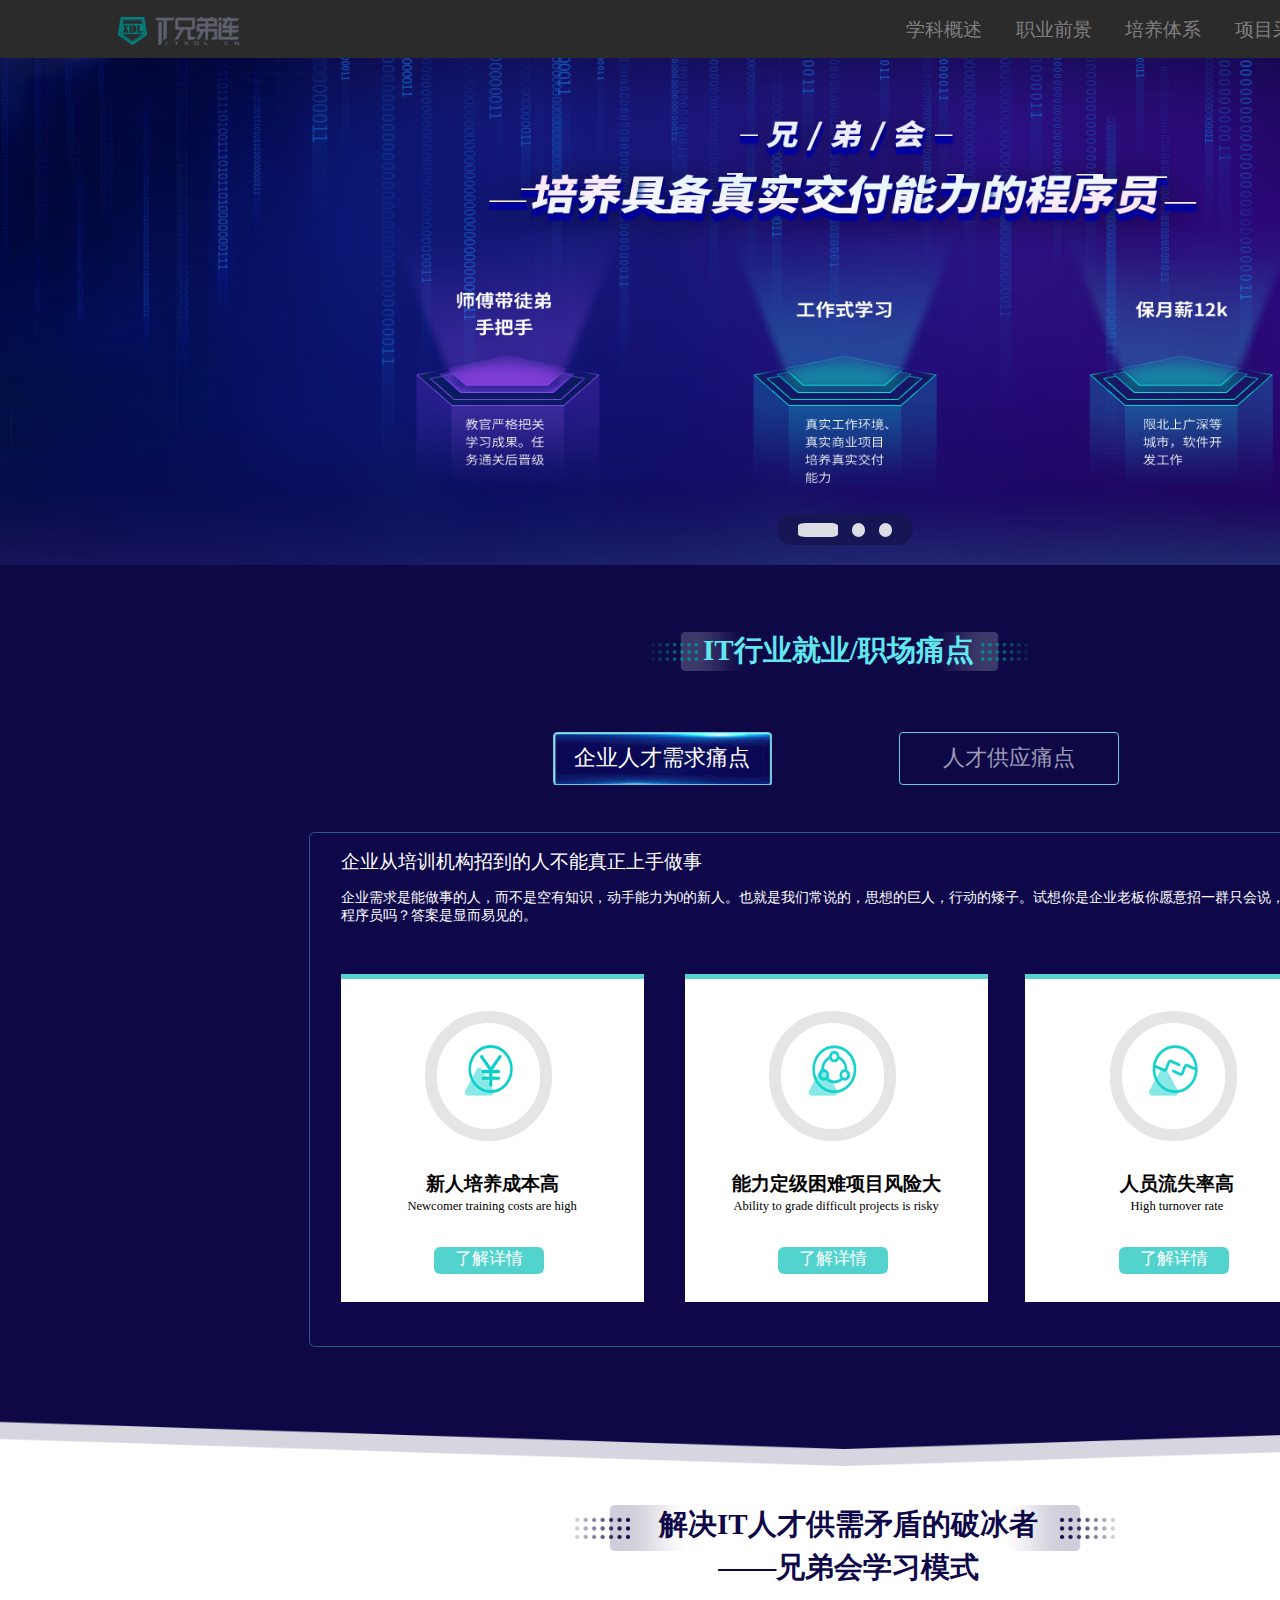
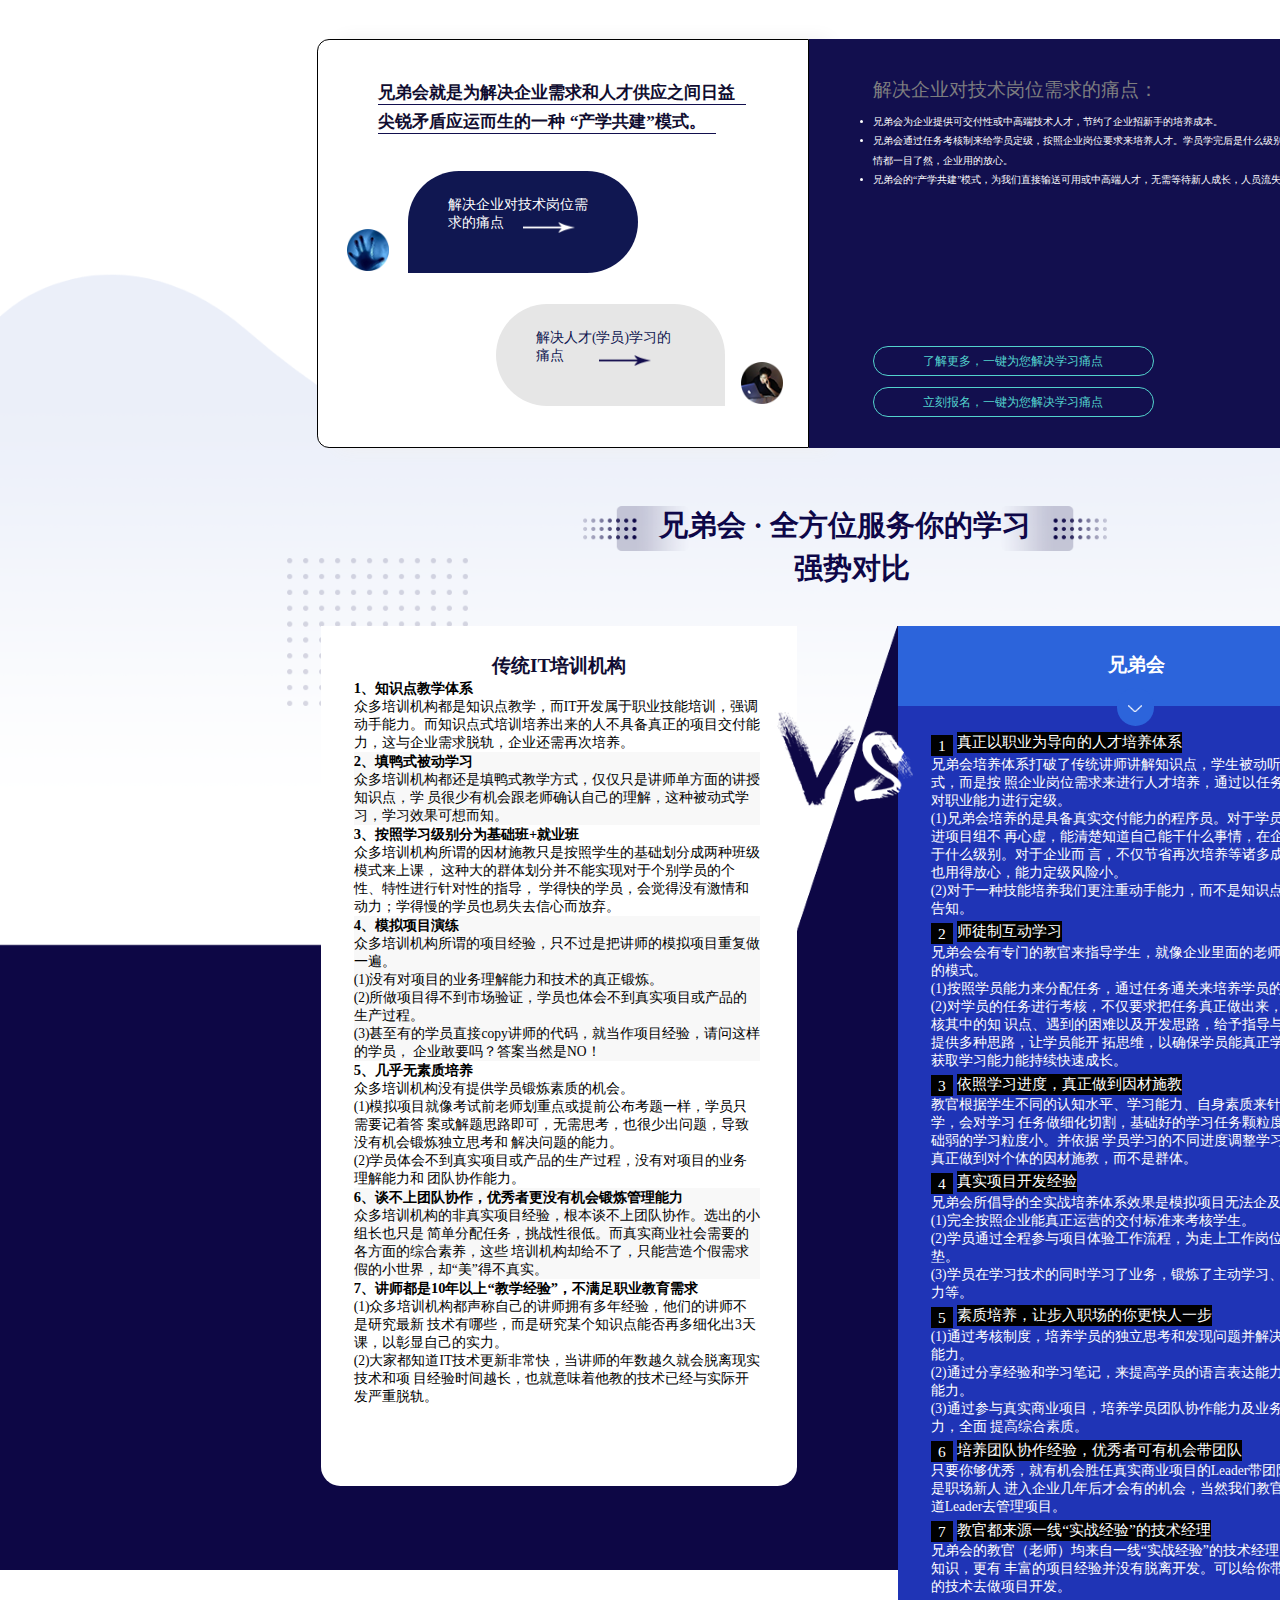
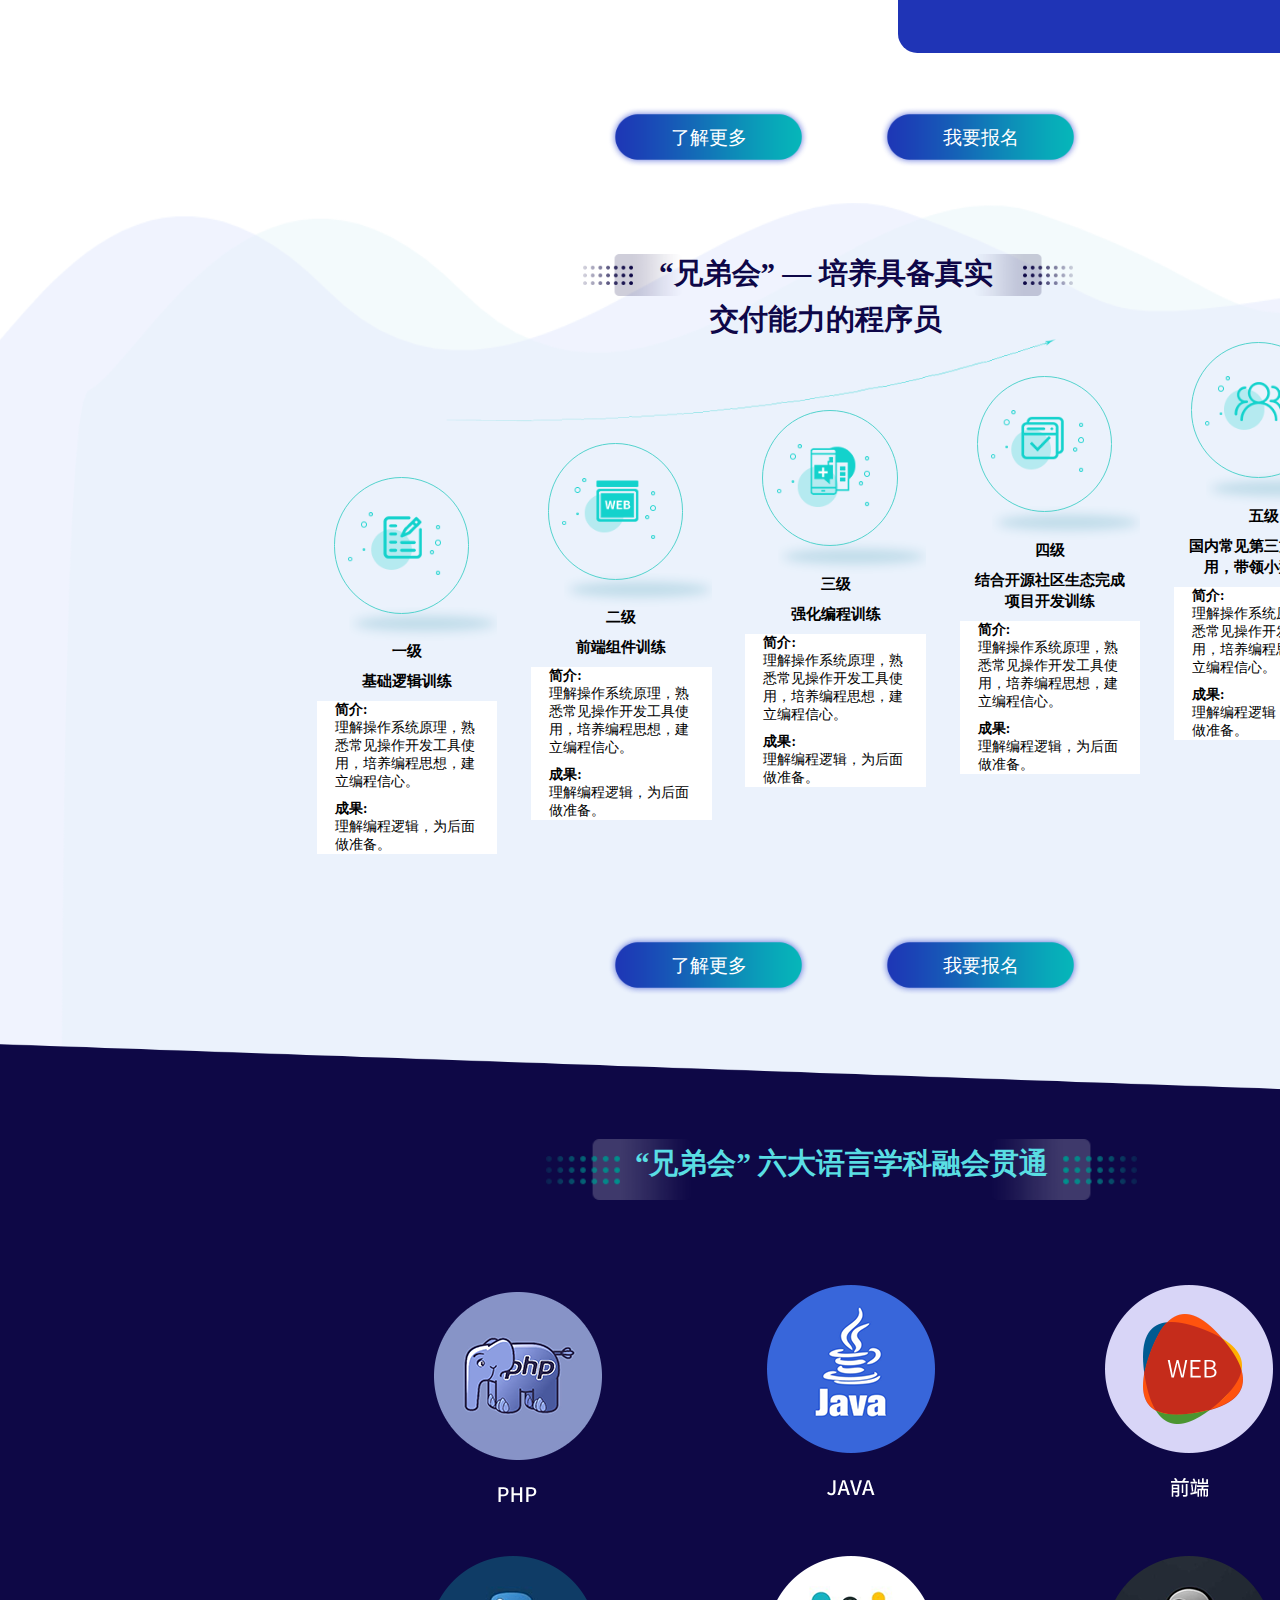
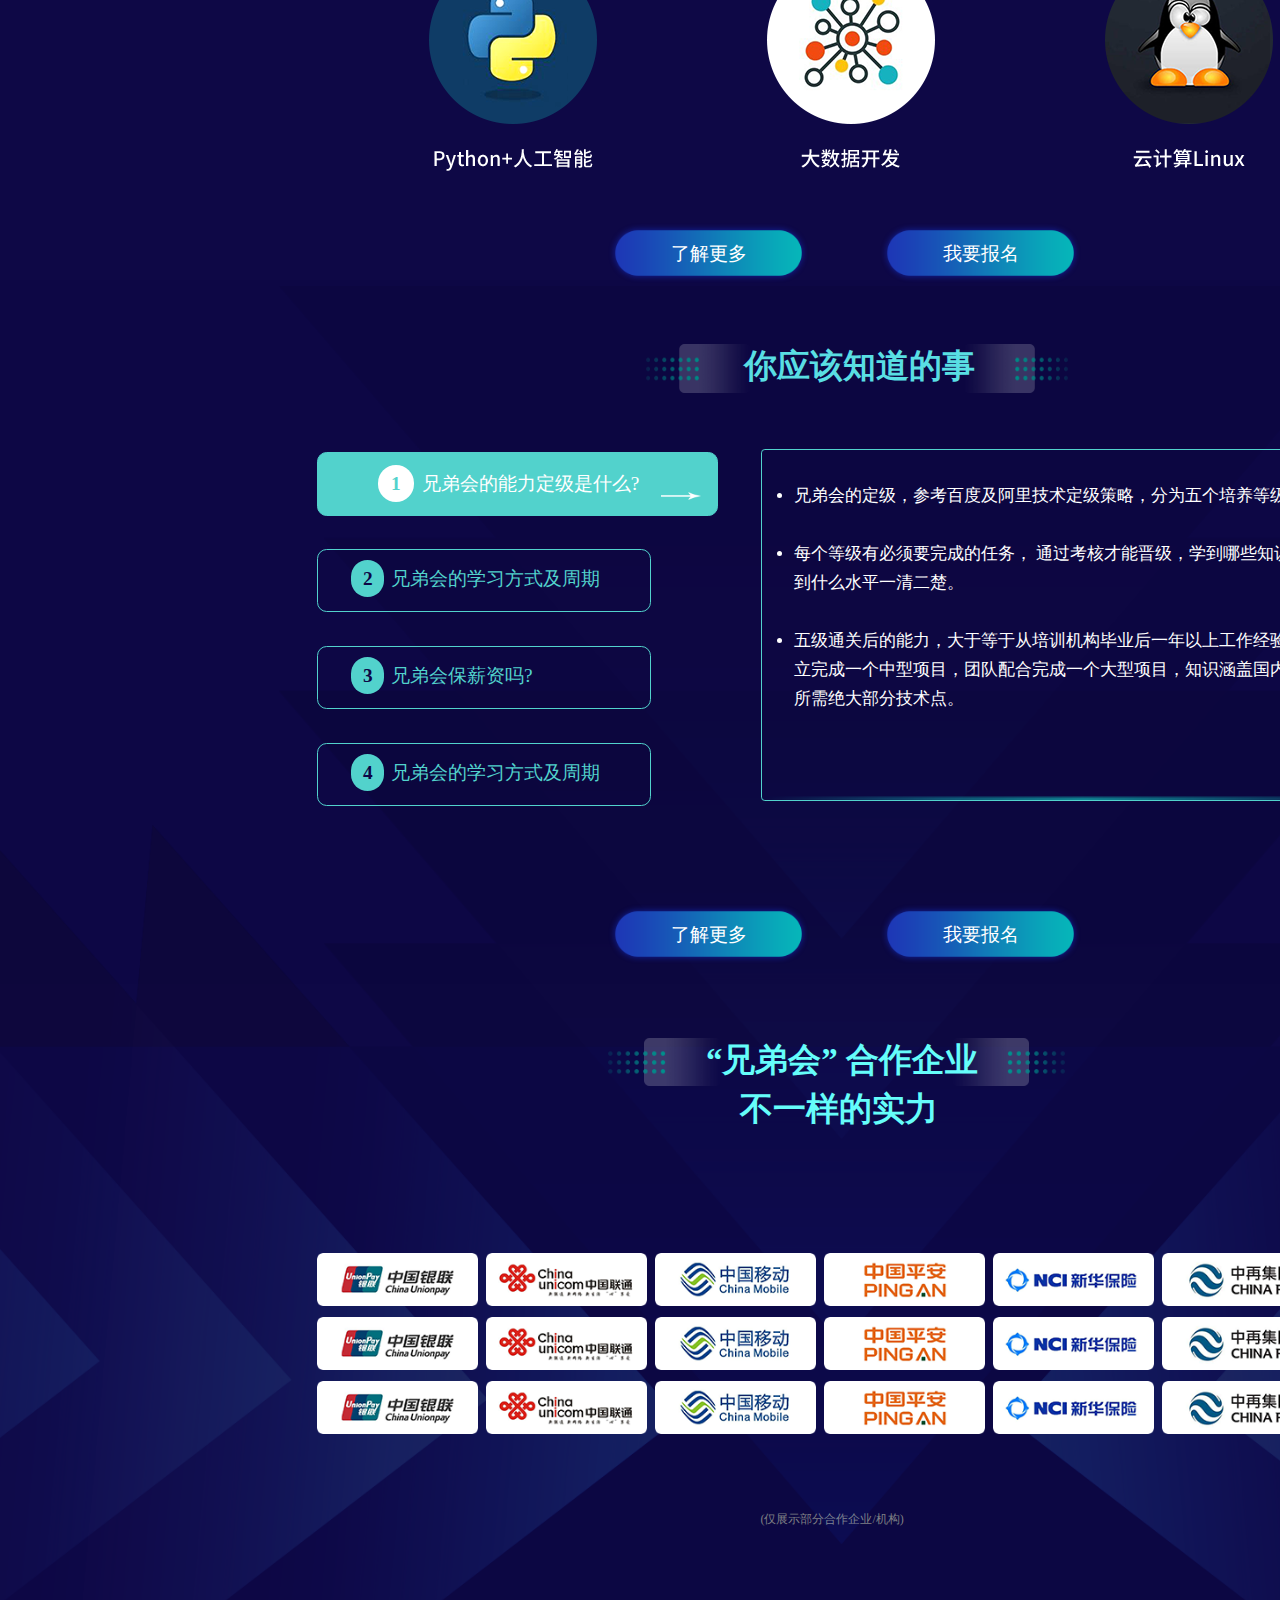
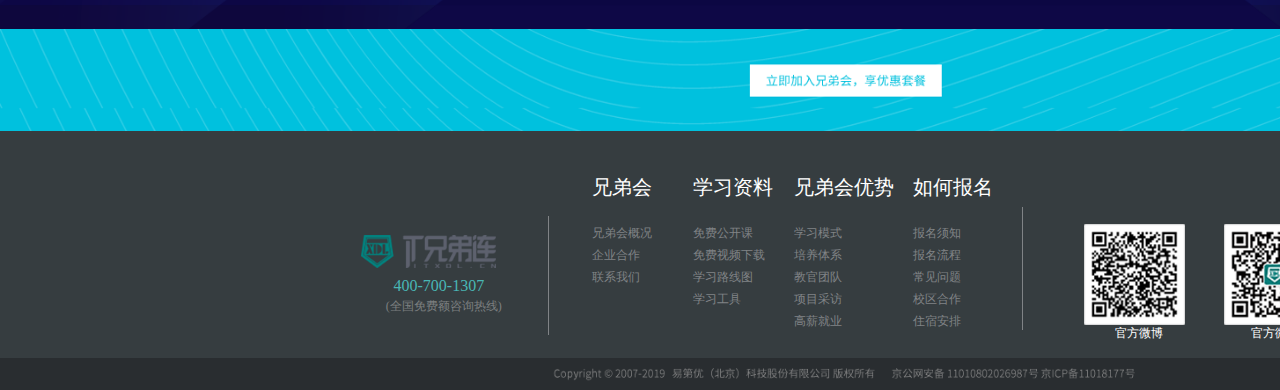
<file: index.html>
<!DOCTYPE html>
<html lang="zh">
    <meta charset="UTF-8">
    <meta name="viewport" content="width=device-width, initial-scale=1.0">
    <script src="./js/index.js"></script>
    <link rel="stylesheet" type="text/css" href="./css/index.css">
    <title>IT兄弟会</title>
</head>
<body>
<div id="canner">
        <img id="logopicture" src="./img/Currency/logo.png">
        <div id="chose">
            <span><a href="">学科概述</a></span>
            <span><a href="">职业前景</a></span>
            <span><a href="">培养体系</a></span>
            <span><a href="">项目采访</a></span>
            <span><a href="">免费资源获取</a></span>
            <span><a id='last' href="">在线咨询</a></span>
        </div>
</div>
<div id ="banner_div">
    <div class="bannerdiv" id="bdiv0" ></div>
    <div class="bannerdiv" id="bdiv1" ></div>
    <div class="bannerdiv" id="bdiv2" ></div>
    <img class="banner" id="banner1" src="./img/Banner/22.png">
    <img class="banner" id="banner2" src="./img/Banner/21.png">
    <img class="banner" id="banner3" src="./img/Banner/23.png">
    <div id="point">
        <div class="p0" id="active"></div>
        <div class="p1"></div>
        <div class="p2"></div>
        <div class="p3"></div>
    </div>
</div>
<div class = 'main'>
    <img id="background1" src="./img/background1.png">
    <img id="background2" src="./img/background2.png">
    <img id="tp0" src="./img/Currency/标题背景-绿色.png">
    <span id="pain_span" >IT行业就业/职场痛点</span>
    <div class="pp1" id="d_active"><div class="biankuang" id="pp11"></div>企业人才需求痛点</div>
    <div class="pp2"><div class="biankuang" id="pp12"></div>人才供应痛点</div>
    <div class="kuang">
        <p>企业从培训机构招到的人不能真正上手做事</p>
        <span>企业需求是能做事的人，而不是空有知识，动手能力为0的新人。也就是我们常说的，思想的巨人，行动的矮子。试想你是企业老板你愿意招一群只会说，不会做的程序员吗？答案是显而易见的。</span>
        <div class="pain_div" id="costs" style="border-top: 0.31rem solid RGB(83, 211, 205)">
            <p class="backtittle" id="backtittle0" style="display: none">新人培养成本高</p>
            <p class="backenglish" id="backenglish0" style="display: none">Newcomer training costs are high</p>
            <p class="backgang" id="backgang0" style="display: none"></p>
            <p class="backcontent" id="backcontent0" style="display: none">在IT行业，招一个刚从众多培训机构刚出来的新人，
                纯招聘开销是xxx。另外不能做事的新人进入企业
                后需要培训3个月，一个月培训费用是多少，总培
                训费用共多少，额外加上新人的这段时间的工资照
                发费用大概多少，这都是最直接最明显的成本。还
                有的培养不出来还得放弃，淘汰出局造成的浪费，
                抑或是为了冗余多招几个进来培养，可见招新人的
                公司的成本真的是高得离谱。
                </p>
            <div class="kuang_img" id="img0"><img src="./img/新人培养成本高.jpg"></div>
            <div class="pain_div_title" id="tittle0">新人培养成本高</div>
            <div class="pain_div_english" id="english0">Newcomer training costs are high</div>
            <div class="pain_div_buttom" id="buttom0">了解详情</div>
        </div>
        <div class="pain_div" id="risky" style="border-top: 0.31rem solid RGB(83, 211, 205)">
            <p class="backtittle" id="backtittle1"style="display: none">能力定级困难项目风险大</p>
            <p class="backenglish" id="backenglish1" style="display: none">Ability to grade difficult projects is risky</p>
            <p class="backgang" id="backgang1" style="display: none"></p>
            <p class="backcontent" id="backcontent1" style="display: none">毕竟真实项目和模拟项目区别很大，应聘者拿模
                拟项目说是工作项目经验，进入公司做项目开发，
                由于经验不足导致产品或项目不能交付，这种人
                为因素带来的风险导致公司直接的亏损。
            </p>
            <div class="kuang_img" id="img1"><img src="./img/项目风险大.jpg"></div>
            <div class="pain_div_title" id="tittle1">能力定级困难项目风险大</div>
            <div class="pain_div_english" id="english1">Ability to grade difficult projects is risky</div>
            <div class="pain_div_buttom" id="buttom1">了解详情</div>
        </div>
        <div class="pain_div" id="rate" style="border-top: 0.31rem solid RGB(83, 211, 205)">
            <p class="backtittle" id="backtittle2" style="display: none">人员流失率高</p>
            <p class="backenglish" id="backenglish2" style="display: none">High turnover rate</p>
            <p class="backgang" id="backgang2" style="display: none"></p>
            <p class="backcontent" id="backcontent2" style="display: none">毕竟真实项目和模拟项目区别很大，就算骗过了面
                试官，在入职后的实际能力也瞒不住，导致学员没
                过三个月试用期，就被淘汰出局。辛辛苦苦培养起
                来的新人，一旦被培养起来，工作不久后，就被其
                他企业挖走了，导致初级开发人员流失率高，感觉
                像是做了其他企业的嫁衣。</p>
            <div class="kuang_img" id="img2"><img src="./img/人员流失率高.jpg"></div>
            <div class="pain_div_title" id="tittle2">人员流失率高</div>
            <div class="pain_div_english" id=“english2”>High turnover rate</div>
            <div class="pain_div_buttom" id="buttom2">了解详情</div>
        </div>
        <div class="side_div" id="side_div1">
            <div class="side_up" id="side_up1"><p id="up1">每个人都有最适合的学习节奏，众多培训机构满足不了学员</p></div>
            <div class="side_down" id="side_down1"><p id="down1">每个人都有自己最适合的学习节奏，而众多培训机构都是一个几十人的大班
                课，不管你学习进度，都跟着上大课。学得快的听着没趣上课睡觉，浪费大
                好光影，学得慢的跟不上大课节奏，在里面被拖死，反而没了自信。</p></div>
            <div class="delta" id="delta1"></div>
            <div class="delta31">1</div>
        </div>
        <div class="center_div" id="center_div1">
            <div class="center_up"><p id="up2">没有真实项目经验，心虚不好找工作</p></div>
            <div class="center_down"><p id="down2">现在众多培训机构毕业的学员由于没有真实的项目经验，只做过讲师布
                置的模拟题（这个不能算是项目经验，完全没有可比性，后面会再做仔
                细分析），找工作时心虚，害怕自己被面试官问出破绽来，面试时没有
                自信，也容易说谎，面试很容易就失败，毕竟真实项目和模拟项目区别
                很大，在人事面前可以糊弄过去，但在IT职场经验丰富的技术经理面前
                就是破绽百出。</p></div>
            <div class="delta" id="delta2"></div>
            <div id="delta21">2</div>
        </div>
        <div class="side_div" id="side_div2">
            <div class="side_up" id="side_up2"><p id="up3">没有学习氛围，坚持不下来</p></div>
            <div class="side_down" id="side_down2"><p id="down3">学习本来就是一个很苦的事情，书山有路勤为径，学海无涯苦作舟就是最好的诠
                释。编程的学习也是很辛苦的事情，如果再缺少学习氛围，就很容易松懈下来，
                导致自己为自己的偷懒找借口。</p></div>
            <div class="delta" id="delta3"></div>
            <div class="delta31">3</div>
        </div>
    </div>
    </div>
<div class="pobing">
    <img id="biaoti1" src="./img/Currency/标题背景-蓝色.png">
    <p id="pobz">解决IT人才供需矛盾的破冰者</p>
    <p id="moshi">——兄弟会学习模式</p>
    <img id="duobianxing" src="./img/多边形%202.png">
    <div class="talk_pain">
        <div id="talk">
            <p id="p1">兄弟会就是为解决企业需求和人才供应之间日益</p>
            <p id="p2">尖锐矛盾应运而生的一种 “产学共建”模式。</p>
            <img id="tou1" src="./img/头像1.png">
            <div  class="talk" id="talk1"><p id="qyt11">解决企业对技术岗位需求的痛点</p><img id="shan1" src="./img/白箭头.png"></div>
            <img id="tou2" src="./img/头像2.png">
            <div class="talk" id="talk2"><p id="rct22">解决人才(学员)学习的痛点</p><img id="xia22" src="./img/黑箭头.png"></div>
        </div>
        <div id="pain"><p id="frontp">解决企业对技术岗位需求的痛点：</p>
            <p id="backp" style="display: none">解决人才(学员)学习的痛点：</p>
            <ul id="frontul" >
                <li>兄弟会为企业提供可交付性或中高端技术人才，节约了企业招新手的培养成本。</li>
                <li>兄弟会通过任务考核制来给学员定级，按照企业岗位要求来培养人才。学员学完后是什么级别能做什么事情都一目了然，企业用的放心。
                </li>
                <li>兄弟会的“产学共建”模式，为我们直接输送可用或中高端人才，无需等待新人成长，人员流失率低。</li>
            </ul>
            <ul id="backul" style="display: none">
                <li>兄弟会的培养模式是因人而设置任务颗粒度，学习进度快的，学习任务节奏也快，做完一个任务考核通过后开始做第二个任务。学习进度慢的，学习任务颗粒度就细，必须保证
                    前面任务完全考核通过后，才会分配下一个任务，保证学员真正能掌握应用技能。学员的学习进度因人而异，众多培训学校要求每个人的学习进度一致反而是令人匪夷所思的。</li>
                <li>兄弟会学习氛围很好，大家分成4-5人的小组，每天主动学习到晚上十二点。在编程学习中不仅收获了兄弟情（也就是友情），也有收获爱情的。在你想偷懒的时候，看着自己
                    的兄弟们都在挑灯夜战；在你疑惑的时候，听着自己的兄弟们认真给你分析讲解；在你想放弃的时候，想着自己的兄弟们期许的眼神和温暖的拥抱。那为什么自己要落队，做一个逃
                    兵呢？我们谨记“无兄弟不编程”，终有一天各自找到理想的工作并在IT圈内保持很好的联系。</li>
                <li>兄弟会的学员是有真实项目经验的，我们是“产学共建”模式，企业的真实项目或产品由我们的学员来完成，这种真实体验和感受不是模拟训练题能比得上的。</li>
            </ul>
            <div id="ljtd" onclick="baoming()">了解更多，一键为您解决学习痛点</div>
                <div id="lkbm" onclick="baoming()">立刻报名，一键为您解决学习痛点</div>
        </div>
    </div>
    <img id="bolang" src="./img/波浪1.png">
    <img id="biaoti2" src="./img/Currency/标题背景-蓝色.png">
    <p id="fuwu">兄弟会 · 全方位服务你的学习</p>
    <p id="duibi">强势对比</p>
    <img id="vs" src="./img/vs.png">
    <img id="juxing" src="./img/矩形%2012.png">
    <img id="dianzhen" src="./img/点阵.png">
    <div id="vsleft">
        <div id="ltittle">传统IT培训机构</div>
        <div class="ji" id="ji1"><p class="lptittle">1、知识点教学体系</p>
            <p class="content">
                众多培训机构都是知识点教学，而IT开发属于职业技能培训，强调动手能力。而知识点式培训培养出来的人不具备真正的项目交付能力，这与企业需求脱轨，企业还需再次培养。
            </p>
        </div>
        <div class="ou">
            <p class="lptittle">2、填鸭式被动学习</p>
            <p class="content">众多培训机构都还是填鸭式教学方式，仅仅只是讲师单方面的讲授知识点，学
                员很少有机会跟老师确认自己的理解，这种被动式学习，学习效果可想而知。</p>
        </div>
        <div class="ji">
            <p class="lptittle">3、按照学习级别分为基础班+就业班</p>
            <p class="content">众多培训机构所谓的因材施教只是按照学生的基础划分成两种班级模式来上课，
                这种大的群体划分并不能实现对于个别学员的个性、特性进行针对性的指导，
                学得快的学员，会觉得没有激情和动力；学得慢的学员也易失去信心而放弃。</p>
        </div>
        <div class="ou" >
            <p class="lptittle">4、模拟项目演练</p>
            <p class="content">众多培训机构所谓的项目经验，只不过是把讲师的模拟项目重复做一遍。
                <br>(1)没有对项目的业务理解能力和技术的真正锻炼。
                <br>(2)所做项目得不到市场验证，学员也体会不到真实项目或产品的生产过程。
                <br>(3)甚至有的学员直接copy讲师的代码，就当作项目经验，请问这样的学员，
                企业敢要吗？答案当然是NO！</p>
        </div>
        <div class="ji" >
            <p class="lptittle">5、几乎无素质培养</p>
            <p class="content">众多培训机构没有提供学员锻炼素质的机会。
                <br>(1)模拟项目就像考试前老师划重点或提前公布考题一样，学员只需要记着答
                案或解题思路即可，无需思考，也很少出问题，导致没有机会锻炼独立思考和
                解决问题的能力。
                <br>(2)学员体会不到真实项目或产品的生产过程，没有对项目的业务理解能力和
                团队协作能力。</p>
        </div>
        <div class="ou">
            <p class="lptittle">6、谈不上团队协作，优秀者更没有机会锻炼管理能力</p>
            <p class="content">众多培训机构的非真实项目经验，根本谈不上团队协作。选出的小组长也只是
                简单分配任务，挑战性很低。而真实商业社会需要的各方面的综合素养，这些
                培训机构却给不了，只能营造个假需求假的小世界，却“美”得不真实。</p>
        </div>
        <div class="ji">
            <p class="lptittle">7、讲师都是10年以上“教学经验”，不满足职业教育需求</p>
            <p class="content">(1)众多培训机构都声称自己的讲师拥有多年经验，他们的讲师不是研究最新
                技术有哪些，而是研究某个知识点能否再多细化出3天课，以彰显自己的实力。
                <br>(2)大家都知道IT技术更新非常快，当讲师的年数越久就会脱离现实技术和项
                目经验时间越长，也就意味着他教的技术已经与实际开发严重脱轨。</p>
        </div>
        </div>
    <div id="vsright">
        <div id="rtittle">兄弟会</div>
        <div id="dian"><img src="./img/下拉.png"></div>
        <div class="rcontent" id="rcontent1"><p class="rpnum">1</p>
            <p class="rptitlle">真正以职业为导向的人才培养体系</p>
            <p class="rpcontent">兄弟会培养体系打破了传统讲师讲解知识点，学生被动听的传统方式，而是按
                照企业岗位需求来进行人才培养，通过以任务考核来对职业能力进行定级。
                <br>(1)兄弟会培养的是具备真实交付能力的程序员。对于学员而言，进项目组不
                再心虚，能清楚知道自己能干什么事情，在企业中属于什么级别。对于企业而
                言，不仅节省再次培养等诸多成本而且也用得放心，能力定级风险小。
                <br>(2)对于一种技能培养我们更注重动手能力，而不是知识点的简单告知。</p>
        </div>
        <div class="rcontent"><p class="rpnum">2</p>
            <p class="rptitlle">师徒制互动学习</p>
            <p class="rpcontent">兄弟会会有专门的教官来指导学生，就像企业里面的老师傅带徒弟的模式。
                <br>(1)按照学员能力来分配任务，通过任务通关来培养学员的技能。
                <br>(2)对学员的任务进行考核，不仅要求把任务真正做出来，还会考核其中的知
                识点、遇到的困难以及开发思路，给予指导与点评并提供多种思路，让学员能开
                拓思维，以确保学员能真正学会，并获取学习能力能持续快速成长。</p>
        </div>
        <div class="rcontent"><p class="rpnum">3</p>
            <p class="rptitlle">依照学习进度，真正做到因材施教</p>
            <p class="rpcontent">教官根据学生不同的认知水平、学习能力、自身素质来针对性教学，会对学习
                任务做细化切割，基础好的学习任务颗粒度大，基础弱的学习粒度小。并依据
                学员学习的不同进度调整学习任务，真正做到对个体的因材施教，而不是群体。</p>
        </div>
        <div class="rcontent"><p class="rpnum">4</p>
            <p class="rptitlle">真实项目开发经验</p>
            <p class="rpcontent">兄弟会所倡导的全实战培养体系效果是模拟项目无法企及的。
                <br>(1)完全按照企业能真正运营的交付标准来考核学生。
                <br>(2)学员通过全程参与项目体验工作流程，为走上工作岗位做铺垫。
                <br>(3)学员在学习技术的同时学习了业务，锻炼了主动学习、思维能力等。</p>
        </div>
        <div class="rcontent"><p class="rpnum">5</p>
            <p class="rptitlle">素质培养，让步入职场的你更快人一步</p>
            <p class="rpcontent">(1)通过考核制度，培养学员的独立思考和发现问题并解决问题的能力。
                <br>(2)通过分享经验和学习笔记，来提高学员的语言表达能力和沟通能力。
                <br>(3)通过参与真实商业项目，培养学员团队协作能力及业务理解能力，全面
                提高综合素质。</p>
        </div>
        <div class="rcontent"><p class="rpnum">6</p>
            <p class="rptitlle">培养团队协作经验，优秀者可有机会带团队</p>
            <p class="rpcontent">只要你够优秀，就有机会胜任真实商业项目的Leader带团队，这可是职场新人
                进入企业几年后才会有的机会，当然我们教官也会知道Leader去管理项目。</p>
        </div>
        <div class="rcontent"><p class="rpnum">7</p>
            <p class="rptitlle">教官都来源一线“实战经验”的技术经理</p>
            <p class="rpcontent">兄弟会的教官（老师）均来自一线“实战经验”的技术经理，不仅懂知识，更有
                丰富的项目经验并没有脱离开发。可以给你带来最新的技术去做项目开发。</p>
        </div>
    </div>
</div>
<div class="jiaofu">
    <div class="lbbuttom" id="lj1" onclick="baoming()">了解更多</div>
    <div class="lbbuttom" id="bm1"onclick="baoming()">我要报名</div>
    <img id="biaoti3" src="./img/Currency/标题背景-蓝色.png">
    <p id="zhenshi">“兄弟会” — 培养具备真实</p>
    <p id="nengli">交付能力的程序员</p>
    <img id="bolang1" src="./img/波浪2.png">
    <img id="jiantou" src="./img/箭头.png">
    <div class="level" id="level1">
        <div class="quan" id="quan1"><img  id="qimg1" class="quanimg" src="./img/1.png"></div>
        <img class="quanyy" id="yy111" src="./img/底部阴影.png">
        <div class="quant" id="quat1">
            <p class="dengji" id="deng1">一级</p>
            <p class="dengco" id="denc1">基础逻辑训练</p>
        </div>
        <div class="quancontent" id="qcte1">
            <p class="quanpt" id="qupt1">简介:</p>
            <p class="quanc" id="qacn1">理解操作系统原理，熟悉常见操作开发工具使用，培养编程思想，建立编程信心。 </p>
            <p class="quanpt" id="qunt1">成果:</p>
            <p class="quanc" id="qact1">理解编程逻辑，为后面做准备。</p>
        </div>
    </div>
    <div class="level" id="level2">
        <div class="quan" id="quan2"><img id="qimg2" class="quanimg" src="./img/2.png"></div>
        <img class="quanyy" id="yy222"src="./img/底部阴影.png">
        <div class="quant" id="quat2" >
            <p class="dengji" id="deng2">二级</p>
            <p class="dengco" id="denc2">前端组件训练</p>
        </div>
        <div class="quancontent" id="qcte2">
            <p class="quanpt" id="qupt2">简介:</p>
            <p class="quanc" id="qacn2">理解操作系统原理，熟悉常见操作开发工具使用，培养编程思想，建立编程信心。 </p>
            <p class="quanpt" id="qunt2">成果:</p>
            <p class="quanc" id="qact2">理解编程逻辑，为后面做准备。</p>
        </div>
    </div>
    <div class="level" id="level3">
        <div class="quan" id="quan3"><img id="qimg3" class="quanimg" src="./img/3.png"></div>
        <img class="quanyy"  id="yy333" src="./img/底部阴影.png">
        <div class="quant" id="quat3">
            <p class="dengji" id="deng3">三级</p>
            <p class="dengco" id="denc3">强化编程训练</p>
        </div>
        <div class="quancontent" id="qcte3">
            <p class="quanpt" id="qupt3">简介:</p>
            <p class="quanc" id="qacn3">理解操作系统原理，熟悉常见操作开发工具使用，培养编程思想，建立编程信心。 </p>
            <p class="quanpt" id="qunt3">成果:</p>
            <p class="quanc"  id="qact3">理解编程逻辑，为后面做准备。</p>
        </div>
    </div>
    <div class="level" id="level4">
        <div class="quan" id="quan4"><img id="qimg4" class="quanimg" src="./img/4.png"></div>
        <img class="quanyy" id="yy444" src="./img/底部阴影.png">
        <div class="quant" id="quat4">
            <p class="dengji"  id="deng4">四级</p>
            <p class="dengco"  id="denc4">结合开源社区生态完成项目开发训练</p>
        </div>
        <div class="quancontent" id="qcte4">
            <p class="quanpt" id="qupt4">简介:</p>
            <p class="quanc" id="qacn4">理解操作系统原理，熟悉常见操作开发工具使用，培养编程思想，建立编程信心。 </p>
            <p class="quanpt" id="qunt4">成果:</p>
            <p class="quanc" id="qact4">理解编程逻辑，为后面做准备。</p>
        </div>
    </div>
    <div class="level" id="level5">
        <div class="quan" id="quan5"><img id="qimg5" class="quanimg" src="./img/5.png"></div>
        <img class="quanyy" id="yy555" src="./img/底部阴影.png">
        <div class="quant" id="quat5">
            <p class="dengji" id="deng5">五级</p>
            <p class="dengco" id="denc5">国内常见第三方生态使用，带领小型团队</p>
        </div>
        <div class="quancontent" id="qcte5">
            <p class="quanpt" id="qupt5">简介:</p>
            <p class="quanc" id="qacn5">理解操作系统原理，熟悉常见操作开发工具使用，培养编程思想，建立编程信心。 </p>
            <p class="quanpt" id="qunt5">成果:</p>
            <p class="quanc" id="qact5">理解编程逻辑，为后面做准备。</p>
        </div>
    </div>
    <div class="lbbuttom" onclick="baoming()" id="lj2"><a>了解更多</a></div>
    <div class="lbbuttom" onclick="baoming()" id="bm2"><a>我要报名</a></div>
</div>
<div class="kuai">
    <img id="bgimg" src="./img/背景.png">
    <p id="guantong">“兄弟会” 六大语言学科融会贯通</p>
    <img id="biaoti4" src="./img/Currency/标题背景-绿色.png">
    <div class="tu"  id="tu1" onclick="php()"><img src="./img/php.png"></div>
    <div class="tu"  id="tu2" onclick="java()"><img src="./img/java.png"></div>
    <div class="tu"  id="tu3" onclick="qianduan()"><img src="./img/前端.png"></div>
    <div class="tu"  id="tu4" onclick="python()"><img src="./img/python.png"></div>
    <div class="tu"  id="tu5" onclick="dashuju()"><img src="./img/大数据.png"></div>
    <div class="tu"  id="tu6" onclick="linux()"><img src="./img/Linux.png"></div>
    <div class="lbbuttom" onclick="baoming()" id="lj3">了解更多</div>
    <div class="lbbuttom" onclick="baoming()" id="bm3">我要报名</div>
</div>
<div class="konw">
    <p id="zhidao">你应该知道的事</p>
    <img id="biaoti5" src="./img/Currency/标题背景-绿色.png">
    <img id="bgimg1" src="./img/矩形%20842.png">
    <div class="daohang">
        <div class="daohangdiv" id="dao_active"><p class="biao" id="huobiao">1</p><p class="biaop" id="huobiaop">兄弟会的能力定级是什么?</p><img  id='dimg1' src="./img/白箭头.png" ></div>
        <div class="daohangdiv" ><p class="biao">2</p><p class="biaop">兄弟会的学习方式及周期</p><img id='dimg2'src="./img/白箭头.png" style="display: none"></div>
        <div class="daohangdiv" ><p class="biao">3</p><p class="biaop">兄弟会保薪资吗?</p><img id='dimg3'src="./img/白箭头.png" style="display: none"></div>
        <div class="daohangdiv" ><p class="biao">4</p><p class="biaop">兄弟会的学习方式及周期</p><img id='dimg4'src="./img/白箭头.png" style="display: none"></div>
    </div>
    <div class="kuangco">
        <ul id="kuangco1">
            <li>兄弟会的定级，参考百度及阿里技术定级策略，分为五个培养等级。</li>
            <li>每个等级有必须要完成的任务， 通过考核才能晋级，学到哪些知识、技术
                达到什么水平一清二楚。</li>
            <li>五级通关后的能力，大于等于从培训机构毕业后一年以上工作经验。自己
                独立完成一个中型项目，团队配合完成一个大型项目，知识涵盖国内前沿
                生态所需绝大部分技术点。</li>
        </ul>
        <div id="kuangco2" style="display: none">
            <div id="kuang1"><span>学习方式：</span><p>教官布置任务，学员按时按标准完成，五人为一组，教官在身
                边指导。</p></div>
            <div id="kuang2"><span>学习周期：</span><p>5-6 个月的时间周期
                前40天7*15模式，9:00-24:00（表现好者每周可奖励休息一天）
                40天后每周可休息1天</p></div>

        </div>
        <ul id="kuangco3" style="display: none">
            <li>兄弟会达到第5级合格的学员，毕业后不做任何包装就可月薪为12-15K。</li>
            <li>就业薪资比 12K每少 1000 元，学费减免 5000 元</li>
            <li>就业薪资低于 10000元，退还所有学费。</li>
            <li>就业方面学员可以选择进入项目组，或自行找工作。</li>
        </ul>
        <div id="kuangco4"  style="display: none">
            <div class="kuandiv">
                <p class="id">1、具有一定的逻辑思维能力</p>
                <p class="pcontent">兄弟会没有学历要求，我们不歧视学历，但是要求学员具有一定的逻辑思维能力。没
                    有逻辑思维能力的人不适合编程。</p>
            </div>
            <div class="kuandiv">
                <p class="id">2、学习要有主动性并乐于分享</p>
                <p class="pcontent">学习一定要有主动性，如果太被动学习效率低且不能很好的与教官形成互动，这也是
                    走入职场所要求的，职场中没有人喜欢推一下动一下的人。同样乐于分享也很重要。</p>
            </div>
            <div class="kuandiv">
                <p class="id">3、吃苦耐劳</p>
                <p class="pcontent">要能吃苦、有很强的意志力和抗压能力，这也是当下互联网公司尤其是创业公司所
                    看重的。兄弟会的学习时间从早上九点到晚上12点，也符合互联网公司节奏。</p>
            </div>
        </div>
    </div>
        <img id="diguang" src="./img/矩形%20890.png">
    <div class="lbbuttom" onclick="baoming()" id="lj4">了解更多</div>
    <div class="lbbuttom" onclick="baoming()" id="bm4">我要报名</div>
</div>
<div class="hezuo">
    <p id="qiye">“兄弟会” 合作企业</p>
    <p id="shili">不一样的实力</p>
    <img id="biaoti6" src="./img/Currency/标题背景-绿色.png">
    <img id="bgimg2" src="./img/背景12.png">
    <img id="bgimg3" src="./img/背景123.png">
    <div class="cl" id="cl1">
        <img src="./img/timg (2).png">
        <img src="./img/timg (2).png">
        <img src="./img/timg (2).png">
    </div>
    <div class="cl" id="cl2">
        <img src="./img/timg (3).png">
        <img src="./img/timg (3).png">
        <img src="./img/timg (3).png">
    </div>
    <div class="cl" id="cl3">
        <img src="./img/timg (4).png">
        <img src="./img/timg (4).png">
        <img src="./img/timg (4).png">
    </div>
    <div class="cl" id="cl4">
        <img src="./img/timg (5).png">
        <img src="./img/timg (5).png">
        <img src="./img/timg (5).png">
    </div>
    <div class="cl" id="cl5">
        <img src="./img/timg (6).png">
        <img src="./img/timg (6).png">
        <img src="./img/timg (6).png">
    </div>
    <div class="cl" id="cl6">
        <img src="./img/time(1).png">
        <img src="./img/time(1).png">
        <img src="./img/time(1).png">
    </div>
    <p id="buquan">(仅展示部分合作企业/机构)</p>
    <img  id="tu" onclick="baoming()" src="./img/图层%20999.png">
    <img  id="footer" src="./img/组%2022.png">

    <div class="di" id="d1">
        <p class="dit">兄弟会</p>
        <p><a href="">兄弟会概况</a></p>
        <p><a href="">企业合作</a></p>
        <p><a href="">联系我们</a></p>
    </div>
    <div class="di" id="d2">
        <p class="dit">学习资料</p>
        <p><a href="">免费公开课</a></p>
        <p><a href="">免费视频下载</a></p>
        <p><a href="">学习路线图</a></p>
        <p><a href="">学习工具</a></p>
    </div>
    <div class="di" id="d3">
        <p class="dit">兄弟会优势</p>
        <p><a href="">学习模式</a></p>
        <p><a href="">培养体系</a></p>
        <p><a href="">教官团队</a></p>
        <p><a href="">项目采访</a></p>
        <p><a href="">高薪就业</a></p>
    </div>
    <div class="di" id="d4">
        <p class="dit">如何报名</p>
        <p><a href="">报名须知</a></p>
        <p><a href="">报名流程</a></p>
        <p><a href="">常见问题</a></p>
        <p><a href="">校区合作</a></p>
        <p><a href="">住宿安排</a></p>
    </div>
</div>
<div class="footer">
    <div id="zuo">
        <img src="./img/Currency/logo.png">
        <p id="dianhua">400-700-1307</p>
        <p id="mianfei">(全国免费额咨询热线)</p>
    </div>
    <div id="you">
        <img id="wimg" src="./img/Currency/微博.png">
        <img id="ximg" src="./img/Currency/微信.png">
    </div>
    <p id="weibo">官方微博</p>
    <p id="weixin">官方微信</p>
</div>
</body>
    <script src="./js/lastload.js"></script>
</html>
</file>
<file: css/index.css>
html,body {min-width:1690px;user-select: none;}
*{margin: 0;padding: 0;box-sizing: border-box; /*border: 1px solid red;*/}
body>div#canner{position: relative;width: 100%;background-color: rgb(43,43,43) ;padding-bottom:3.43%;}
body>div#canner>img#logopicture{position: absolute;top:29.16%;width: 7.14%;height: 49.16%;left: 7%;}
body>div#canner>div#chose{position: absolute;left: 53.6%;top: 27.08%;}
body>div#canner>div#chose>span>a{color: rgb(127,127,127);user-select: none;text-decoration:none;font-size: 1rem;margin-right: 1.5rem;}
body>div#canner>div#chose>span>a#last{margin-right: 0px;}
body>div#canner>div#chose>span>a:hover{color: #ffffff;}
body>div#banner_div{position:relative;width: 100%;padding-bottom: 30%;}
body>div#banner_div>img.banner{position:absolute;width: 100%;height: 100%;}
body>div#banner_div>img#banner2{display: none;}
body>div#banner_div>img#banner3{display: none;}
body>div#banner_div>div#point{position:absolute;width: 8%;padding-bottom: 1.79%;border-radius:100px;left: 46%;top:90%;background-color: rgb(23,22,85);}
body>div#banner_div>div#point>div#active{width: 30%;border-radius:20%;}
body>div#banner_div>div#point>div.p0{position:absolute;background-color:rgb(220,220,229);width: 10%;height: 45.5%;border-radius:100%;top:30%;margin-left: 15%;
    transition:width 500ms;
    -webkit-transition:width 500ms;
}
body>div#banner_div>div#point>div.p1{position:absolute;background-color:rgb(220,220,229);width: 10%;height: 45.5%;border-radius:100%;top:30%;margin-left: 35%;
    transition:width 500ms;
    -webkit-transition:width 500ms;
}
body>div#banner_div>div#point>div.p2{position:absolute;background-color:rgb(220,220,229);width: 10%;height: 45.5%;border-radius:100%;top:30%;margin-left: 55%;
    transition:width 500ms;
    -webkit-transition:width 500ms;
}
body>div#banner_div>div#point>div.p3{position:absolute;background-color:rgb(220,220,229);width: 10%;height: 45.5%;border-radius:100%;top:30%;margin-left: 75%;
    transition:width 500ms;
    -webkit-transition:width 500ms;
}
body>div#banner_div>div.bannerdiv{top:45%;position:absolute;width: 10%;height: 40%;z-index: 10;}
body>div#banner_div>div#bdiv0{left:25%;}
body>div#banner_div>div#bdiv1{left:45%;}
body>div#banner_div>div#bdiv2{left:65%;}
body>div.main{position:relative;width:100%;padding-bottom:52.6%;}
body>div.main>img#background1{position:absolute;width: 100%;z-index: 2;}
body>div.main>img#background2{position:absolute;width: 100%;z-index: 1;margin-top: 1%;}
body>div.main>img#tp0{position: absolute;width:22.3%; z-index: 3;left:38.5%;top:7.5%;}
body>div.main>span#pain_span{position:absolute;z-index: 4;width:16.3%;font-size:1.5rem;color: rgb(96,231,239);font-family: PingFangSC-Regular;font-weight: bold;left: 41.6%;top:7.4%;}
body>div.main>div.pp1{box-sizing:border-box;position:absolute;width:13%;height:6%;font-size: 1.125rem;line-height:2.7rem;z-index:3;top:18.8%;left:32.7%;text-align: center;color:rgb(157,157,179);}
body>div.main>div.pp2{box-sizing:border-box;position:absolute;width:13%;height:6%;font-size: 1.125rem;line-height:2.7rem;z-index:3;top:18.8%;left:53.21%;;text-align: center;color:rgb(157,157,179);}
body>div.main>div>div.biankuang{z-index:0;position: absolute;width: 100%;height:100%;border:0.1rem solid rgb(105,203,223);border-radius:0.2rem; }
body>div.main>div#d_active{box-sizing:border-box;background-image: url('../img/kuang.png');background-repeat:no-repeat;color: white;background-size:100%;line-height:2.7rem;}
body>div.main>div.kuang{position: absolute;width:62.5%;height: 58%;border:0.1rem solid rgb(41, 92, 134);z-index: 3;left: 18.3%;top:30%;background-color: RGB(14, 7, 74);border-radius: 0.3rem;}
body>div.main>div.kuang>p{position: absolute;top:3%;width:100%;left:2.87%;color: white;font-size: 1rem;}
body>div.main>div.kuang>span{position: absolute;width:95%;left:2.87%;top:11%;color: white;font-size: 0.7rem;}
body>div.main>div.kuang>div.pain_div{position:absolute;float:left;background-color: white;width:28.75%;height:63.79%;top:27.58%;}
body>div.main>div.kuang>div.pain_div>div.kuang_img{position:absolute;height:40.27%;width:42%;top:9.72%;left:27.78%;border:0.625rem solid rgb(229, 229,229);border-radius: 100px;}
body>div.main>div.kuang>div.pain_div>div.kuang_img:hover{position:absolute;height:40.27%;width:42%;top:9.72%;left:27.78%;border:0.625rem solid RGB(83, 211, 206);border-radius: 100px;}
body>div.main>div.kuang>div.pain_div>div.kuang_img>img{position: absolute;width: 48.28%;height: 48.28%;top:21%;left: 26%;}
body>div.main>div.kuang>div.pain_div>div.pain_div_title{position: absolute;font-weight:bold;width: 100%;text-align:center;font-size:1rem;top:59%;}
body>div.main>div.kuang>div.pain_div>div.pain_div_english{position: absolute;width: 100%;text-align:center;font-size:0.65rem;top:68%;}
body>div.main>div.kuang>div.pain_div>div.pain_div_buttom{position: absolute;left:31%;top:83%;font-size:0.875rem;text-align:center;background-color: rgb(83, 211, 205);width: 36.23%;height: 8.3%;color:white;border-radius: 6px}
body>div.main>div.kuang>div.pain_div>p.backtittle{position:absolute;top:8%;width: 100%;font-size:1rem;text-align: center; }
body>div.main>div.kuang>div.pain_div>p.backenglish{position:absolute;top:16%;width: 100%;font-size:0.65rem;text-align: center;}
body>div.main>div.kuang>div.pain_div>p.backgang{position:absolute;top:23%;left:40%;width:20%;height:1%;background-color: #dbdbdb;}
body>div.main>div.kuang>div.pain_div>p.backcontent{position:absolute;top:30%;left:5%;width: 90%;font-size:0.7rem;}
body>div.main>div.kuang>div.side_div{position:absolute;float:left;background-color: white;width:28.75%;height:60%;top:25.58%;display: none;}
body>div.main>div.kuang>div.center_div{position:absolute;float:left;background-color: white;width:28.75%;height:70%;top:20%;display: none;}
body>div.main>div.kuang>div.side_div>div.side_up{position: absolute;width: 100%;height: 35%;}
body>div.main>div.kuang>div.side_div>div.side_down{position: absolute;width: 100%;height: 65%;top:35%;}
body>div.main>div.kuang>div.side_div>div#side_up1{background-color:RGB(44, 100, 219); }
body>div.main>div.kuang>div.side_div>div#side_up2{background-color:RGB(125, 47, 255);}
body>div.main>div.kuang>div.side_div>div#side_down1{background-color:RGB(31, 50, 182); }
body>div.main>div.kuang>div.side_div>div#side_down2{background-color: RGB(73, 29, 183);}
body>div.main>div.kuang>div.center_div>div.center_up{position: absolute;width: 100%;height: 35%;background-color: RGB(83, 211, 203);}
body>div.main>div.kuang>div.center_div>div.center_down{position: absolute;width: 100%;height: 65%;top:35%;background-color:RGB(49, 133, 128);}
body>div.main>div.kuang>div>div.delta{position: absolute;width:0;height: 0;border-style:solid;border-width: 0 2.3rem 2.3rem 0;border-color:  transparent #ffffff transparent transparent; left: 85.4%;}
body>div.main>div.kuang>div>div#delta2{position: absolute;width:0;height: 0;border-style:solid;border-width: 0 2.3rem 2.3rem 0;border-color:  transparent #ffffff transparent transparent; left: 85.3%;}
body>div.main>div.kuang>div>div.side_up>p#up1{position: absolute;width:80%;font-size: 0.875rem;color: white;left:15%;top: 25%;font-weight: bold}
body>div.main>div.kuang>div>div.center_up>p#up2{position: absolute;width:55%;font-size: 0.875rem;color: white;left:25%;top: 25%;font-weight: bold}
body>div.main>div.kuang>div>div.side_up>p#up3{position: absolute;width:80%;font-size: 0.875rem;color: white;left:15%;top:38%;font-weight: bold}
body>div.main>div.kuang>div>div.side_down>p#down1{position: absolute;width:80%;font-size: 0.7rem;color: white;left:13%;top: 17%;}
body>div.main>div.kuang>div>div.center_down>p#down2{position: absolute;width:78%;font-size: 0.7rem;color: white;left:13%;top: 10%;}
body>div.main>div.kuang>div>div.side_down>p#down3{position: absolute;width:80%;font-size: 0.7rem;color: white;left:13%;top: 17%;}
body>div.main>div.kuang>div.center_div>div#delta21{position:absolute;width: 5%;height: 5%;font-size: 1rem;left: 95%;}
body>div.main>div.kuang>div.side_div>div.delta31{position:absolute;width: 5%;height: 5%;font-size: 1rem;left: 95%;}
body>div.main>div.kuang>div#side_div1{left:2.87%;}
body>div.main>div.kuang>div#center_div1{left:35.5%;}
body>div.main>div.kuang>div#side_div2{left:67.83%;}
body>div.main>div.kuang>div#costs{left: 2.87%;}
body>div.main>div.kuang>div#risky{left: 35.5%;}
body>div.main>div.kuang>div#rate{left: 67.83%;}
body>div.pobing{position: relative;width:100%;padding-bottom: 101.56%;}
body>div.pobing>img#biaoti1{position: absolute;top:3%;left:34%;width:32%;}
body>div.pobing>p#pobz{position: absolute;top:3%;left: 39%;font-size: 1.5rem;font-weight: bold;color: RGB(14, 7, 72);}
body>div.pobing>p#moshi{position: absolute;top:5.5%;left: 42.5%;font-size: 1.5rem;font-weight: bold;color: RGB(14, 7, 72);}
body>div.pobing>img#duobianxing{position: absolute;left: 76%;top: 5.5%;}
body>div.pobing>div.talk_pain{position: absolute;width: 62.5%;height:23.85%;left: 18.75%;top:10.77%;}
body>div.pobing>div.talk_pain>div#talk{position: absolute;width:46.58%;height: 100%;background-color: white;border-radius: 0.625rem 0rem 0rem 0.625rem;box-shadow:1rem 0 1rem rgb(240,240,240);z-index: 1;border: 1px solid black;}/* 左上，右上，右下，左下*/
body>div.pobing>div.talk_pain>div#talk>p{position: absolute;width:75%;color:RGB(16,13,48);font-size: 0.9rem;border-bottom: 0.1rem solid RGB(18, 15, 78);font-weight: bold;left: 12.34%;top:9.87%;}
body>div.pobing>div.talk_pain>div#talk>p#p2{width:69%;top: 17%;}
body>div.pobing>div.talk_pain>div#talk>div{position: absolute;}
body>div.pobing>div.talk_pain>div#talk>img{position: absolute;width: 8.59%;}
body>div.pobing>div.talk_pain>div#talk>img#tou1{top: 46.35%;left: 5.9%}
body>div.pobing>div.talk_pain>div#talk>img#tou2{top:79.18%;left:86.4%;}
body>div.pobing>div.talk_pain>div#talk>div.talk{position: absolute;width: 46.87%;height: 25.1%;}
body>div.pobing>div.talk_pain>div#talk>div#talk1{border-radius: 5rem 5rem 5rem 0rem;left: 18.43%;top:32.19%;background-color: rgb(16,23,81);}
body>div.pobing>div.talk_pain>div#talk>div#talk1>p{top:25%;position: absolute;left: 17.47%;width:61.45%;color: white;font-size: 0.7rem;}
body>div.pobing>div.talk_pain>div#talk>div#talk1>img#shan1{position: absolute;width: 22.52%;top: 50%;left: 50%;}
body>div.pobing>div.talk_pain>div#talk>div#talk2{border-radius: 5rem 5rem 0rem 5rem;left: 36.31%;top:64.8%;background-color: RGB(230,230,230);}
body>div.pobing>div.talk_pain>div#talk>div#talk2>p{top:25%;position: absolute;left: 17.47%;width:61.45%;color:rgb(16,23,81);font-size: 0.7rem;}
body>div.pobing>div.talk_pain>div#talk>div#talk2>img#xia22{position: absolute;width: 22.52%;top: 50%;left: 45%;}
body>div.pobing>div.talk_pain>div#pain{position: absolute;width:53.42%;height: 100%;background-color: RGB(18, 15, 78);z-index: 2;left:46.58%;border-radius: 0rem 0.625rem 0.625rem 0rem;}
body>div.pobing>div.talk_pain>div#pain>p{position:absolute;color: RGB(125, 125, 127);font-size: 1rem;top:9.22%;left: 11.35%;}
body>div.pobing>div.talk_pain>div#pain>ul{float:left;z-index: 4;width: 83%;list-style-type: disc;margin-left: 11.35%;margin-top:13%; }
body>div.pobing>div.talk_pain>div#pain>ul>li{color: white;font-size: 0.5rem;line-height: 1rem;}
body>div.pobing>div.talk_pain>div#pain>div#ljtd{position: absolute;top:75%;left:11.35%;width: 49.77%;height: 7.51%;text-align: center;border: 0.1rem solid RGB(83, 211, 205);border-radius: 5rem;color: RGB(83, 211, 205);font-size: 0.625rem;line-height: 1.5rem;}
body>div.pobing>div.talk_pain>div#pain>div#lkbm{position: absolute;top:85%;left:11.35%;width: 49.77%;height: 7.51%;text-align: center;border: 0.1rem solid RGB(83, 211, 205);border-radius: 5rem;color: RGB(83, 211, 205);font-size: 0.625rem;line-height: 1.5rem;}
body>div.pobing>div.talk_pain>div#pain>div#ljtd:hover{background-color: RGB(83, 211, 205);color: white;}
body>div.pobing>div.talk_pain>div#pain>div#lkbm:hover{background-color: RGB(83, 211, 205);color: white;}
body>div.pobing>img#bolang{position:absolute;width: 100%;top:23.5%;}
body>div.pobing>p#fuwu{position: absolute;top:38%;left: 39%;font-size: 1.5rem;font-weight: bold;color: RGB(14, 7, 72);}
body>div.pobing>p#duibi{position: absolute;top:40.5%;left: 47%;font-size: 1.5rem;font-weight: bold;color: RGB(14, 7, 72);}
body>div.pobing>img#biaoti2{position: absolute;top:38%;left:34.5%;width:31%;}
body>div.pobing>img#vs{position: absolute;width: 8%;top: 50%;left: 46%;z-index: 1;}
body>div.pobing>img#juxing{position: absolute;width: 100%;top: 45%;z-index: 0;height: 55%;}
body>div.pobing>img#dianzhen{position: absolute;width: 10.68%;top:41%;left: 17%;}
body>div.pobing>div#vsleft{position: absolute;width:28.18%;height: 50.1%;background-color: white;top:45%;left: 19%;border-radius: 0rem 0rem 1rem 1rem;}
body>div.pobing>div#vsleft>div{width: 100%;}
body>div.pobing>div#vsleft>div.ji{width:85.4%;margin-left:6.84%;}
body>div.pobing>div#vsleft>div.ou{width:85.4%;background-color:RGB(248, 248, 248);margin-left:6.84%;}
body>div.pobing>div#vsleft>div#ji1{width:85.4%;margin-left:6.84%;margin-top: 11%;}
body>div.pobing>div#vsleft>div#ltittle{position: absolute;top:3%;font-weight:bold;font-size: 1rem;text-align: center;width:100%;color: RGB(16, 13, 50);}
body>div.pobing>div#vsleft>div>p.lptittle{font-weight: bold;font-size: 0.75rem;}
body>div.pobing>div#vsleft>div>p.content{font-size: 0.7rem;}
body>div.pobing>div#vsright{position: absolute;width:28.18%;height: 59.85%;left:53.15%;top:45%;background-color: RGB(31, 52, 182);border-radius: 0rem 0rem 1rem 1rem;}
body>div.pobing>div#vsright>div#rtittle{line-height: 4rem;font-weight:bold;font-size: 1rem;height: 7.8%;width: 100%;background-color: RGB(44, 100, 219);color: white;text-align: center;}
body>div.pobing>div#vsright>div#dian{position: absolute;left:46%;background-color: RGB(44, 100, 219);border-radius: 50rem;width:7.76%;height:3.72%;top: 6%; }
body>div.pobing>div#vsright>div#dian>img{position:absolute;width:40%;top: 45%;left:28%;}
body>div.pobing>div#vsright>div.rcontent{position:relative;width:85.4%;margin-left:6.84%;margin-top: 1%;}
body>div.pobing>div#vsright>div#rcontent1{margin-top: 6%;}
body>div.pobing>div#vsright>div.rcontent>p.rpnum{line-height:1.1rem;font-size:0.8rem;width: 5.39%;background-color: black;color:white;text-align: center;}
body>div.pobing>div#vsright>div.rcontent>p.rptitlle{font-size:0.8rem;position:absolute;left: 6.5%;top: -1.5%;background-color: black;color:white;}
body>div.pobing>div#vsright>div.rcontent>p.rpcontent{font-size:0.7rem;color: white;}
body>div.jiaofu{position: relative;width: 100%;padding-bottom: 67.19%;}
body>div.jiaofu>div.lbbuttom{position: absolute;line-height: 3.2rem;font-size:1rem;height: 74px;text-align: center;background-repeat:no-repeat;color: white;background-size:100%;width: 11.92%;background-image: url("../img/Currency/按钮背景.png");}
body>div.jiaofu>div#lj1{left:36%;top:12%;}
body>div.jiaofu>div#bm1{left: 52.09%;top: 12%;}
body>div.jiaofu>p#zhenshi{position: absolute;top:25%;left: 39%;font-size: 1.5rem;font-weight: bold;color: RGB(14, 7, 72);z-index: 2}
body>div.jiaofu>p#nengli{position: absolute;top:29%;left: 42%;font-size: 1.5rem;font-weight: bold;color: RGB(14, 7, 72);z-index: 2}
body>div.jiaofu>img#biaoti3{position: absolute;top:25%;left:34.5%;width:29%;z-index: 1;}
body>div.jiaofu>img#bolang1{position: absolute;top:20%;z-index: -1;width: 100%;height: 85%;}
body>div.jiaofu>img#jiantou{position: absolute;top: 32%;z-index: 2;left: 24%;width: 38.54%;}
body>div.jiaofu>div.level{margin-left:2%;width:10.68%;float: left;z-index: 4;margin-top: 30%;}
body>div.jiaofu>div#level1{margin-left: 18.75%;}
body>div.jiaofu>div#level2{margin-top: 28%;}
body>div.jiaofu>div#level3{margin-top: 26%;}
body>div.jiaofu>div#level4{margin-top: 24%;}
body>div.jiaofu>div#level5{margin-top: 22%;}
body>div.jiaofu>div.level>img{margin-top:72%;}
body>div.jiaofu>div.level>div.quancontent{ width:100%;background-color: white;}
body>div.jiaofu>div.level>div.quan{position:absolute;height:12%;width: 8%;border: 0.1rem solid RGB(83, 211, 205);border-radius: 5rem;margin-left:1%;margin-right: 2%;}
body>div.jiaofu>div.level>img.quanyy{float: left ;margin-left: 18%;margin-right: 20%;}
body>div.jiaofu>div.level>div.quan>img{margin-top: 25%;margin-left: 10%;width: 70%;}
body>div.jiaofu>div.level>div.quant>p{margin-bottom: 5%;margin-left:5%;font-weight:bold;width: 90%;text-align: center;font-size: 0.8rem;}
body>div.jiaofu>div.level>div.quancontent>p{margin-left: 10%;width: 80%;font-size: 0.7rem;}
body>div.jiaofu>div.level>div.quancontent>p.quanpt{font-weight: bold;}
body>div.jiaofu>div.level>div.quancontent>p.quanc{margin-bottom: 5%;}
body>div.jiaofu>div#lj2{z-index: 4;top: 85%;left: 36%;}
body>div.jiaofu>div#bm2{z-index: 4;top: 85%;left: 52.09%;}
body>div.kuai{position: relative;width: 100%;padding-bottom: 45.83%;}
body>div.kuai>img#bgimg{position: absolute;width: 100%;height: 108%;top: -8%;z-index: 0;}
body>div.kuai>p#guantong{position: absolute;z-index: 2;color: RGB(89, 222, 227);font-size: 1.5rem;font-weight: bold;top: 5%;left: 37.57%}
body>div.kuai>img#biaoti4{position: absolute;z-index: 1;top:4.3%;left: 32.3%;width:35%; }
body>div.kuai>div.tu{position:absolute;width: 19.48%;height:30.8%;z-index: 4;}
body>div.kuai>div.tu:hover{background-color: RGB(25, 17, 89);}
body>div.kuai>div#tu1{left: 20.14%;top: 20.16%;}
body>div.kuai>div#tu2{left: 40.14%;top: 20.16%;}
body>div.kuai>div#tu3{left: 60.14%;top: 20.16%;}
body>div.kuai>div#tu4{left: 20.14%;top: 55.16%;}
body>div.kuai>div#tu5{left: 40.14%;top: 55.16%;}
body>div.kuai>div#tu6{left: 60.14%;top: 55.16%;}
body>div.kuai>div.tu>img{margin-left: 27%;margin-top: 7%;}
body>div.kuai>div.lbbuttom{position: absolute;line-height: 3.2rem;font-size:1rem;height: 74px;text-align: center;background-repeat:no-repeat;color: white;background-size:100%;width: 11.92%;background-image: url("../img/Currency/按钮背景.png");}
body>div.kuai>div#lj3{left:36%;top:92.59%;z-index: 4;}
body>div.kuai>div#bm3{left: 52.09%;top:92.59%;z-index: 4;}
body>div.konw{position: relative;width: 100%;padding-bottom: 41.67%;}
body>div.konw>*{position: absolute;}
body>div.konw>img#bgimg1{width: 100%;height: 100%;z-index: 0;}
body>div.konw>img#biaoti5{z-index: 1;top: 9%;left: 38.2%;width: 25%;height: 7%;}
body>div.konw>p#zhidao{z-index: 2;color: RGB(89, 222, 227);font-size: 1.7rem;font-weight: bold;top: 9%;left: 44%}
body>div.konw>div.daohang{margin-top: 8.2%;float: left;width: 19.79%;margin-left: 18.75%;z-index: 3;height: 50%;}
body>div.konw>div.daohang>div.daohangdiv{margin-top: 10%;font-size:0.87rem;width: 100%;height: 18%;border: 0.1rem solid RGB(82, 210, 204);border-radius: 0.5rem}
body>div.konw>div.daohang>div#dao_active{width: 120%;background-color: #52d2cc;}
body>div.konw>div.kuangco{float: left;width: 38.13%;margin-left: 45%;z-index: 3;height: 50%;margin-top: 10%;border: 1px solid RGB(82, 210, 204);border-radius: 0.2rem}
body>div.konw>img#diguang{left: 45%;top:73.2%;width: 38%;}
body>div.konw>div.daohang>div.daohangdiv>p{float: left;font-size: 1rem;color: RGB(82, 210, 204);}
body>div.konw>div.daohang>div.daohangdiv>img{width:10%;float:left;margin-top:-3%;margin-left: 86%;}
body>div.konw>div.daohang>div.daohangdiv>p.biao{font-weight:bold;margin-top: 3%;line-height: 2rem;text-align:center;width:10%;height:60%;color:RGB(13, 7, 70);margin-left: 10%;border-radius: 5rem;background-color:  RGB(82, 210, 204);}
body>div.konw>div.daohang>div.daohangdiv>p#huobiao{margin-left: 15%;margin-top: 3%;width: 9%;background-color: white;color:RGB(82, 210, 204);}
body>div.konw>div.daohang>div.daohangdiv>p.biaop{line-height: 2rem;margin-left: 2%;margin-top: 3%;}
body>div.konw>div.daohang>div.daohangdiv>p#huobiaop{color: white}
body>div.konw>div.kuangco>ul#kuangco1{width:90%;margin-left: 5%;margin-top: 5%;}
body>div.konw>div.kuangco>ul#kuangco1>li{font-size: 0.9rem;color: white;line-height: 1.5rem;margin-top: 5%;}
body>div.konw>div.kuangco>div#kuangco2>div#kuang2{}
body>div.konw>div.kuangco>div#kuangco2>div>span{margin-top:5%;margin-left:5%;line-height:2rem;font-size:0.9rem;float: left;color: white}
body>div.konw>div.kuangco>div#kuangco2>div>p{margin-top: 5%;line-height:2rem;font-size:0.9rem;width:75%;float: left;color: white;}
body>div.konw>div.kuangco>ul#kuangco3{width:90%;margin-left: 5%;margin-top: 5%;}
body>div.konw>div.kuangco>ul#kuangco3>li{font-size: 0.9rem;color: white;line-height: 1.5rem;margin-top: 5%;}
body>div.konw>div.kuangco>div#kuangco4{width: 90%;margin-left: 5%;}
body>div.konw>div.kuangco>div#kuangco4>*{font-size: 0.9rem;color: white;}
body>div.konw>div.kuangco>div#kuangco4>div{margin-top: 3%;}
body>div.konw>div.kuangco>div#kuangco4>div>p.id{font-weight: bold;}
body>div.konw>div.lbbuttom{position: absolute;line-height: 3.2rem;font-size:1rem;height: 74px;text-align: center;background-repeat:no-repeat;color: white;background-size:100%;width: 11.92%;background-image: url("../img/Currency/按钮背景.png");}
body>div.konw>div#lj4{left:36%;top:88.59%;z-index: 4;}
body>div.konw>div#bm4{left: 52.09%;top:88.59%;z-index: 4;}
body>div.hezuo{position:relative;width: 100%;padding-bottom: 31.78%;}
body>div.hezuo>*{position: absolute;}
body>div.hezuo>img#bgimg2{width:100%;height: 120%;z-index: 0;}
body>div.hezuo>img#bgimg3{width:100%;height: 300%;top:-130%;z-index: 1;}
body>div.hezuo>p#qiye{font-size: 1.7rem;color:RGB(101, 253, 250);z-index: 3;font-weight: bold;left: 41.77%;top: 10%;}
body>div.hezuo>p#shili{font-size: 1.7rem;color:RGB(101, 253, 250) ;z-index: 3;font-weight: bold;left: 43.77%;top: 19%;}
body>div.hezuo>img#biaoti6{width: 27%;left: 36%;top: 10%;z-index: 2;}
body>div.hezuo>div.cl{top:50%;width: 9.53%; z-index: 99;}
body>div.hezuo>div.cl>img{;float: left;margin-bottom: 7%;width: 100%;}
body>div.hezuo>div#cl1{left: 18.75%;}
body>div.hezuo>div#cl2{left: 28.75%;}
body>div.hezuo>div#cl3{left: 38.75%;}
body>div.hezuo>div#cl4{left: 48.75%;}
body>div.hezuo>div#cl5{left: 58.75%;}
body>div.hezuo>div#cl6{left: 68.75%;}
body>div.hezuo>p#buquan{left: 45%;top: 98%;color:rgb(146, 146, 146);font-size: 12px;}
body>div.hezuo>img#tu{width: 100%;top: 120%;z-index: 7;}
body>div.hezuo>img#footer{width: 100%;top: 139%;z-index: 7;}
body>div.hezuo>div.di{top: 147%;z-index: 99;}
body>div.hezuo>div.di>p.dit{font-size: 20px;color: white;margin-bottom: 24px;}
body>div.hezuo>div.di>p{font-size: 12px;margin-bottom: 5px;color:RGB(128, 131, 134);}
body>div.hezuo>div#d1{left: 35%;}
body>div.hezuo>div#d2{left: 41%;}
body>div.hezuo>div#d3{left: 47%;}
body>div.hezuo>div#d4{left: 54%;}
body>div.hezuo>div.di>p>a{text-decoration:none;color:RGB(128, 131, 134)}
body>div.footer{position:relative;background-color: RGB(54, 61, 64);width:100%;padding-bottom:  13.44%;margin-top: 12.4%;z-index:20;}
body>div.footer>div#zuo{margin-left: 21%;margin-top: 5%;width: 11.49%;height:60%;float: left;border-right: 0.1rem solid RGB(128, 131, 134);}
body>div.footer>div#zuo>img{margin-left: 3%;width: 70%;margin-top: 10%;}
body>div.footer>div#zuo>p#dianhua{margin-left:20%;margin-top:2%;color: RGB(73, 183, 181);font-size: 16px;}
body>div.footer>div#zuo>p#mianfei{margin-bottom:10%;margin-top:2%;margin-left:16%;color: RGB(125, 128, 129);font-size: 12px;}
body>div.footer>div#you{margin-top: 4.5%;margin-left: 28%;float:left;width:20%;border-left: 0.1rem solid RGB(128, 131, 134);}
body>div.footer>div#you>img{width: 30%;margin-top: 5%;}
body>div.footer>div#you>img#wimg{margin-left: 18%;}
body>div.footer>div#you>img#ximg{margin-left: 10%;}
body>div.footer>p{position:absolute;margin-top:11.5%;color: white;font-size: 12px;}
body>div.footer>p#weibo{left: 66%;}
body>div.footer>p#weixin{left: 74%;}
</file>
